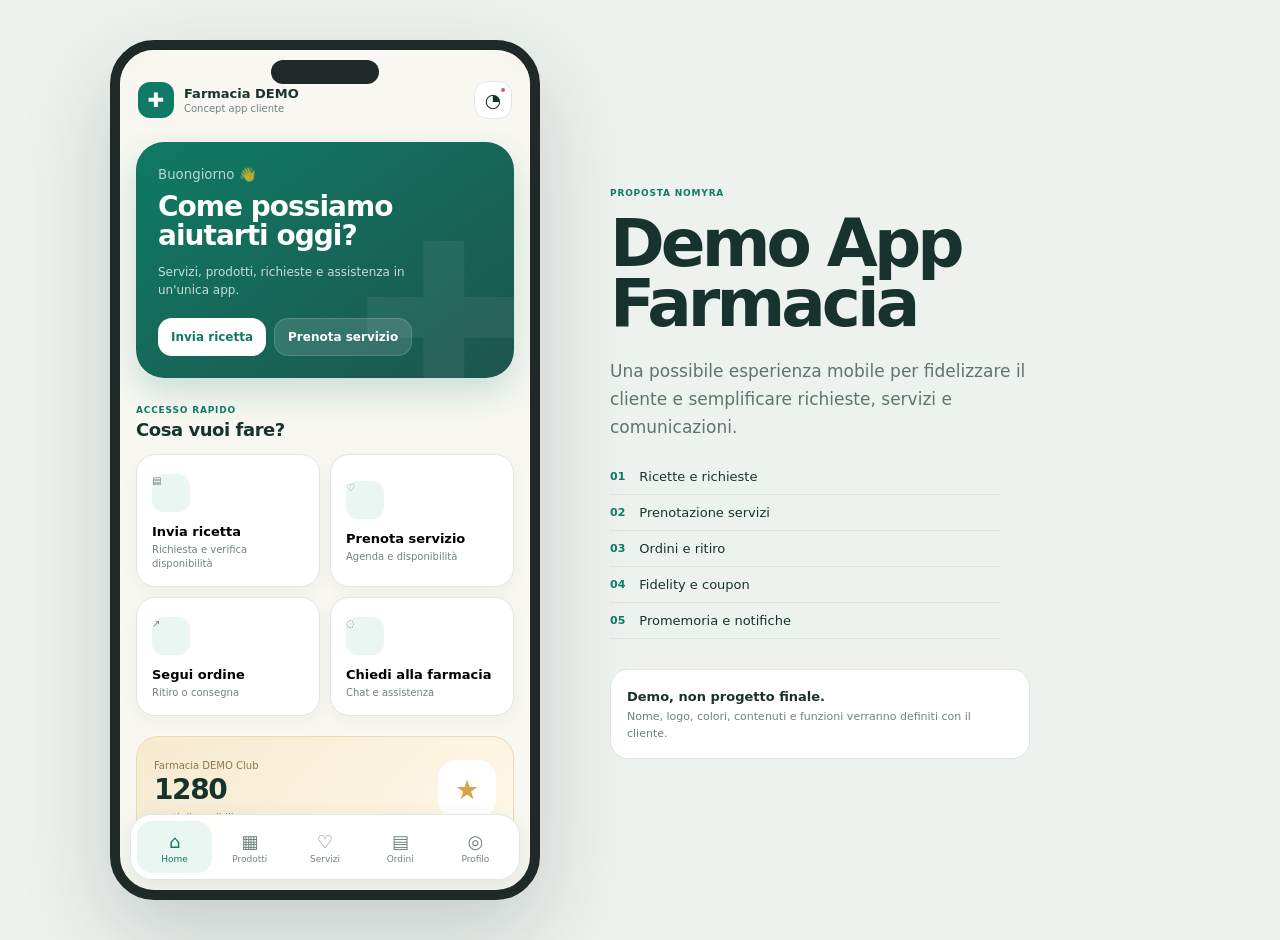
<file: app/src/main/assets/www/index.html>
<!doctype html>
<html lang="it">
<head>
  <meta charset="utf-8">
  <meta name="viewport" content="width=device-width,initial-scale=1,viewport-fit=cover">
  <meta name="theme-color" content="#0f7a65">
  <meta name="apple-mobile-web-app-capable" content="yes">
  <meta name="apple-mobile-web-app-status-bar-style" content="default">
  <title>Farmacia DEMO — App</title>
  <link rel="manifest" href="manifest.webmanifest">
  <link rel="stylesheet" href="styles.css">
</head>
<body>
  <div class="desktop-stage">
    <div class="phone-shell">
      <div class="app-top">
        <div class="brand-mini">
          <span class="cross">✚</span>
          <div>
            <strong>Farmacia DEMO</strong>
            <small>Concept app cliente</small>
          </div>
        </div>
        <button class="round-btn" id="notifBtn" aria-label="Notifiche">◔<span class="dot"></span></button>
      </div>

      <main id="app"></main>

      <nav class="bottom-nav">
        <button data-route="home"><span>⌂</span><small>Home</small></button>
        <button data-route="shop"><span>▦</span><small>Prodotti</small></button>
        <button data-route="services"><span>♡</span><small>Servizi</small></button>
        <button data-route="orders"><span>▤</span><small>Ordini</small></button>
        <button data-route="profile"><span>◎</span><small>Profilo</small></button>
      </nav>
    </div>

    <aside class="presentation-panel">
      <span class="eyebrow">Proposta NOMYRA</span>
      <h1>Demo App<br>Farmacia</h1>
      <p>Una possibile esperienza mobile per fidelizzare il cliente e semplificare richieste, servizi e comunicazioni.</p>
      <div class="feature-list">
        <div><b>01</b><span>Ricette e richieste</span></div>
        <div><b>02</b><span>Prenotazione servizi</span></div>
        <div><b>03</b><span>Ordini e ritiro</span></div>
        <div><b>04</b><span>Fidelity e coupon</span></div>
        <div><b>05</b><span>Promemoria e notifiche</span></div>
      </div>
      <div class="demo-note">
        <strong>Demo, non progetto finale.</strong>
        <p>Nome, logo, colori, contenuti e funzioni verranno definiti con il cliente.</p>
      </div>
    </aside>
  </div>

  <dialog id="modal" class="modal">
    <div class="modal-card">
      <div class="modal-head">
        <div>
          <span class="eyebrow" id="modalEyebrow">Dettaglio</span>
          <h2 id="modalTitle">Titolo</h2>
        </div>
        <button class="round-btn" onclick="closeModal()">×</button>
      </div>
      <div id="modalBody"></div>
    </div>
  </dialog>

  <div id="toast" class="toast"></div>

  <script src="app.js"></script>
</body>
</html>
</file>
<file: app/src/main/assets/www/styles.css>
:root{
  --green:#0f7a65;
  --green-dark:#0a5c4d;
  --mint:#eaf6f2;
  --mint2:#d8eee7;
  --ink:#18332e;
  --muted:#71837f;
  --line:#dce8e4;
  --cream:#f8f7f2;
  --white:#fff;
  --amber:#d8a247;
  --red:#c85f66;
  --shadow:0 18px 60px rgba(18,54,47,.12);
}
*{box-sizing:border-box}
html,body{margin:0;min-height:100%;font-family:Inter,ui-sans-serif,system-ui,-apple-system,BlinkMacSystemFont,"Segoe UI",sans-serif;color:var(--ink);background:#eef2ef}
button,input,select,textarea{font:inherit}
button{cursor:pointer}
.desktop-stage{min-height:100vh;display:grid;grid-template-columns:minmax(360px,430px) minmax(360px,560px);justify-content:center;align-items:center;gap:70px;padding:40px}
.phone-shell{
  width:100%;height:min(880px,calc(100vh - 40px));min-height:690px;
  background:var(--cream);border:10px solid #1f2927;border-radius:44px;
  box-shadow:0 35px 90px rgba(15,35,31,.18);position:relative;overflow:hidden;
}
.phone-shell:before{
  content:"";position:absolute;top:10px;left:50%;transform:translateX(-50%);
  width:108px;height:24px;background:#1f2927;border-radius:20px;z-index:10
}
.app-top{
  height:82px;padding:30px 18px 12px;display:flex;align-items:center;justify-content:space-between;
  position:sticky;top:0;z-index:8;background:rgba(248,247,242,.94);backdrop-filter:blur(14px)
}
.brand-mini{display:flex;align-items:center;gap:10px}
.cross{width:36px;height:36px;background:var(--green);color:#fff;border-radius:12px;display:grid;place-items:center;font-size:20px}
.brand-mini strong,.brand-mini small{display:block}
.brand-mini strong{font-size:13px}
.brand-mini small{font-size:10px;color:var(--muted);margin-top:2px}
.round-btn{width:38px;height:38px;border-radius:13px;border:1px solid var(--line);background:#fff;color:var(--ink);font-size:19px;position:relative}
.dot{position:absolute;width:8px;height:8px;border-radius:50%;background:var(--red);right:4px;top:4px;border:2px solid #fff}
#app{height:calc(100% - 150px);overflow:auto;padding:10px 16px 26px;scrollbar-width:none}
#app::-webkit-scrollbar{display:none}
.bottom-nav{
  position:absolute;left:10px;right:10px;bottom:10px;height:66px;background:rgba(255,255,255,.96);
  backdrop-filter:blur(15px);border:1px solid var(--line);border-radius:22px;display:grid;grid-template-columns:repeat(5,1fr);
  padding:6px;box-shadow:0 10px 30px rgba(18,54,47,.09)
}
.bottom-nav button{border:0;background:transparent;color:var(--muted);border-radius:15px;padding:5px 2px}
.bottom-nav button span,.bottom-nav button small{display:block}
.bottom-nav button span{font-size:18px}
.bottom-nav button small{font-size:9px;margin-top:2px}
.bottom-nav button.active{background:var(--mint);color:var(--green)}
.hero-card{
  background:linear-gradient(145deg,var(--green),#1d554d);color:#fff;border-radius:28px;padding:22px;
  min-height:220px;position:relative;overflow:hidden;box-shadow:0 14px 35px rgba(15,122,101,.20)
}
.hero-card:after{content:"✚";position:absolute;right:-18px;bottom:-66px;font-size:210px;color:rgba(255,255,255,.06);font-weight:900}
.hero-card small{color:rgba(255,255,255,.7)}
.hero-card h1{font-size:28px;line-height:1.05;letter-spacing:-.035em;margin:9px 0 10px;max-width:260px}
.hero-card p{font-size:12px;line-height:1.55;color:rgba(255,255,255,.76);max-width:280px}
.hero-actions{display:flex;gap:8px;margin-top:18px;position:relative;z-index:2}
.btn{border:0;border-radius:14px;padding:11px 13px;font-size:12px;font-weight:800}
.btn.white{background:#fff;color:var(--green)}
.btn.glass{background:rgba(255,255,255,.13);color:#fff;border:1px solid rgba(255,255,255,.15)}
.btn.green{background:var(--green);color:#fff}
.btn.soft{background:var(--mint);color:var(--green)}
.btn.secondary{background:#fff;color:var(--ink);border:1px solid var(--line)}
.btn.wide{width:100%}
.section{margin-top:20px}
.section-head{display:flex;align-items:end;justify-content:space-between;gap:14px;margin-bottom:12px}
.section-head h2{font-size:18px;margin:2px 0;letter-spacing:-.025em}
.section-head p{font-size:10px;color:var(--muted);margin:0}
.link-btn{border:0;background:transparent;color:var(--green);font-size:11px;font-weight:800}
.quick-grid{display:grid;grid-template-columns:repeat(2,1fr);gap:10px}
.quick-card{
  background:#fff;border:1px solid var(--line);border-radius:19px;padding:15px;text-align:left;min-height:112px;
  box-shadow:0 6px 20px rgba(18,54,47,.04)
}
.quick-icon{width:38px;height:38px;border-radius:12px;background:var(--mint);color:var(--green);display:grid;place-items:center;font-size:19px;margin-bottom:12px}
.quick-card strong,.quick-card span{display:block}
.quick-card strong{font-size:13px}
.quick-card span{font-size:10px;color:var(--muted);line-height:1.4;margin-top:4px}
.loyalty-card{
  background:linear-gradient(135deg,#f6ead0,#fff8e8);border:1px solid #ead9b3;border-radius:22px;padding:17px;
  display:flex;align-items:center;justify-content:space-between;gap:16px
}
.points strong{font-size:28px;display:block;letter-spacing:-.05em}
.points span{font-size:10px;color:#8b7750}
.loyalty-badge{width:58px;height:58px;border-radius:18px;background:#fff;display:grid;place-items:center;font-size:27px;color:var(--amber)}
.horizontal{display:flex;gap:10px;overflow:auto;padding-bottom:4px;scrollbar-width:none}
.horizontal::-webkit-scrollbar{display:none}
.product-mini{min-width:142px;background:#fff;border:1px solid var(--line);border-radius:18px;padding:10px}
.product-img{height:92px;border-radius:14px;background:linear-gradient(145deg,#eef8f5,#f8f5e9);display:grid;place-items:center;margin-bottom:10px}
.pack{width:58px;height:72px;border-radius:12px;background:#fff;border:1px solid #dbe8e4;display:grid;place-items:center;text-align:center;font-size:9px;font-weight:900;color:var(--green);box-shadow:0 8px 18px rgba(22,72,61,.09)}
.product-mini strong{font-size:11px;display:block}
.product-mini small{font-size:9px;color:var(--muted)}
.product-mini .price{display:flex;justify-content:space-between;align-items:center;margin-top:9px;font-size:11px;font-weight:900}
.plus{width:28px;height:28px;border-radius:9px;border:0;background:var(--green);color:#fff}
.card{background:#fff;border:1px solid var(--line);border-radius:20px;padding:16px}
.list{display:grid;gap:9px}
.list-row{display:flex;align-items:center;justify-content:space-between;gap:12px;background:#fff;border:1px solid var(--line);border-radius:16px;padding:12px}
.list-row .left{display:flex;align-items:center;gap:10px}
.list-icon{width:38px;height:38px;border-radius:12px;background:var(--mint);color:var(--green);display:grid;place-items:center}
.list-row strong,.list-row span{display:block}
.list-row strong{font-size:12px}
.list-row span{font-size:9px;color:var(--muted);margin-top:3px}
.chip{font-size:9px;font-weight:800;padding:6px 8px;border-radius:999px;background:var(--mint);color:var(--green)}
.page-title{margin:4px 0 16px}
.eyebrow{font-size:9px;text-transform:uppercase;letter-spacing:.09em;color:var(--green);font-weight:900}
.page-title h1{font-size:26px;letter-spacing:-.04em;line-height:1.05;margin:5px 0 7px}
.page-title p{font-size:11px;color:var(--muted);line-height:1.55;margin:0}
.search{display:flex;gap:8px;background:#fff;border:1px solid var(--line);border-radius:16px;padding:10px 12px;margin:13px 0}
.search input{border:0;outline:none;background:transparent;width:100%;font-size:12px}
.filters{display:flex;gap:7px;overflow:auto;margin-bottom:13px;scrollbar-width:none}
.filter{white-space:nowrap;border:1px solid var(--line);background:#fff;border-radius:999px;padding:8px 11px;font-size:10px;color:var(--muted)}
.filter.active{background:var(--green);border-color:var(--green);color:#fff}
.product-grid{display:grid;grid-template-columns:1fr 1fr;gap:10px}
.product-full{background:#fff;border:1px solid var(--line);border-radius:18px;padding:10px}
.product-full .product-img{height:110px}
.product-full h3{font-size:11px;margin:0 0 3px}
.product-full p{font-size:9px;color:var(--muted);line-height:1.4;margin:0}
.product-full .price{display:flex;justify-content:space-between;align-items:center;margin-top:10px;font-size:11px;font-weight:900}
.form{display:grid;gap:10px}
.field{display:grid;gap:5px}
.field label{font-size:9px;color:var(--muted);font-weight:800}
.input,select,textarea{width:100%;border:1px solid var(--line);background:#fff;border-radius:13px;padding:11px;font-size:11px;outline:none}
.upload{border:1.5px dashed #bad8cf;background:var(--mint);border-radius:16px;padding:18px;text-align:center;color:var(--green);font-size:10px}
.notice{font-size:9px;line-height:1.5;padding:11px;border-radius:13px;background:#fff6e6;color:#7c5c21;border:1px solid #efd8a6}
.profile-card{background:linear-gradient(145deg,var(--green),#173f39);border-radius:24px;padding:18px;color:#fff;position:relative;overflow:hidden}
.profile-card:after{content:"✚";position:absolute;right:-12px;bottom:-48px;font-size:150px;color:rgba(255,255,255,.06)}
.avatar{width:48px;height:48px;border-radius:16px;background:rgba(255,255,255,.14);display:grid;place-items:center;font-size:20px}
.profile-card h2{font-size:20px;margin:10px 0 3px}
.profile-card p{font-size:10px;color:rgba(255,255,255,.7);margin:0}
.profile-stats{display:grid;grid-template-columns:1fr 1fr;gap:8px;margin-top:16px}
.profile-stats div{background:rgba(255,255,255,.1);border-radius:14px;padding:10px}
.profile-stats strong,.profile-stats span{display:block}
.profile-stats strong{font-size:17px}
.profile-stats span{font-size:8px;color:rgba(255,255,255,.68)}
.order-card{background:#fff;border:1px solid var(--line);border-radius:18px;padding:14px}
.order-top{display:flex;justify-content:space-between;gap:12px}
.order-top strong{font-size:12px}
.order-top small{display:block;font-size:9px;color:var(--muted);margin-top:3px}
.progress{height:7px;background:#edf2f0;border-radius:999px;margin:13px 0 8px;overflow:hidden}
.progress span{display:block;height:100%;background:var(--green);border-radius:999px}
.progress-labels{display:flex;justify-content:space-between;font-size:8px;color:var(--muted)}
.presentation-panel{max-width:520px}
.presentation-panel h1{font-size:66px;line-height:.92;letter-spacing:-.06em;margin:14px 0 22px}
.presentation-panel>p{font-size:17px;line-height:1.65;color:#60736e;max-width:470px}
.feature-list{display:grid;gap:10px;margin-top:28px;max-width:390px}
.feature-list div{display:flex;gap:14px;align-items:center;border-bottom:1px solid #dbe5e1;padding-bottom:10px}
.feature-list b{color:var(--green);font-size:11px}
.feature-list span{font-size:13px}
.demo-note{margin-top:30px;background:#fff;border:1px solid var(--line);border-radius:18px;padding:16px;max-width:420px}
.demo-note strong{font-size:13px}
.demo-note p{font-size:11px;color:var(--muted);line-height:1.5;margin:4px 0 0}
.modal{border:0;background:transparent;padding:0;width:min(390px,calc(100vw - 24px))}
.modal::backdrop{background:rgba(15,35,31,.42);backdrop-filter:blur(4px)}
.modal-card{background:#fff;border-radius:24px;padding:18px;box-shadow:var(--shadow);max-height:80vh;overflow:auto}
.modal-head{display:flex;justify-content:space-between;align-items:flex-start;gap:14px;margin-bottom:14px}
.modal-head h2{font-size:20px;margin:4px 0}
.toast{position:fixed;left:50%;bottom:24px;transform:translate(-50%,18px);background:#173833;color:#fff;padding:11px 14px;border-radius:13px;font-size:11px;opacity:0;transition:.25s;pointer-events:none;z-index:100}
.toast.show{opacity:1;transform:translate(-50%,0)}
@media(max-width:900px){
  body{background:var(--cream)}
  .desktop-stage{display:block;padding:0;min-height:100vh}
  .presentation-panel{display:none}
  .phone-shell{width:100%;height:100vh;min-height:100vh;border:0;border-radius:0;box-shadow:none}
  .phone-shell:before{display:none}
  .app-top{padding-top:max(12px,env(safe-area-inset-top));height:72px}
  #app{height:calc(100vh - 140px)}
  .bottom-nav{bottom:max(8px,env(safe-area-inset-bottom))}
}
</file>
